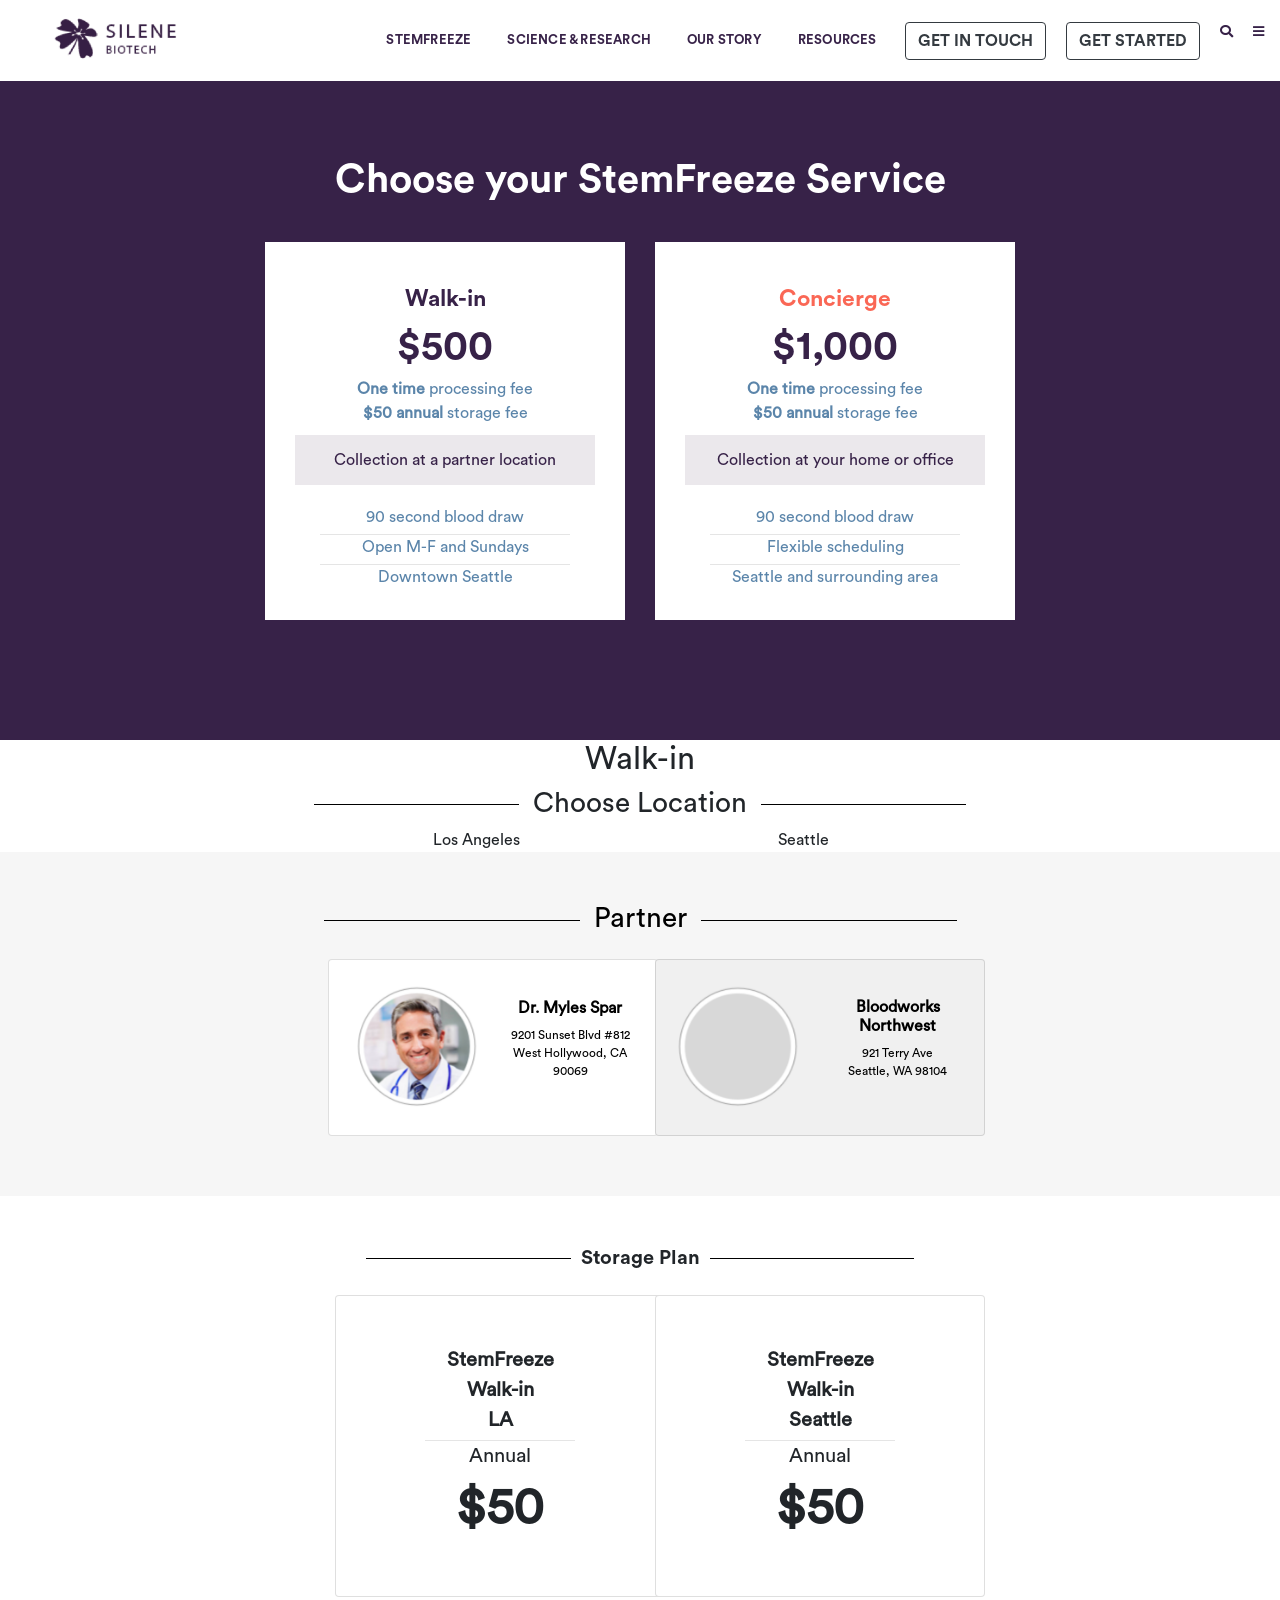
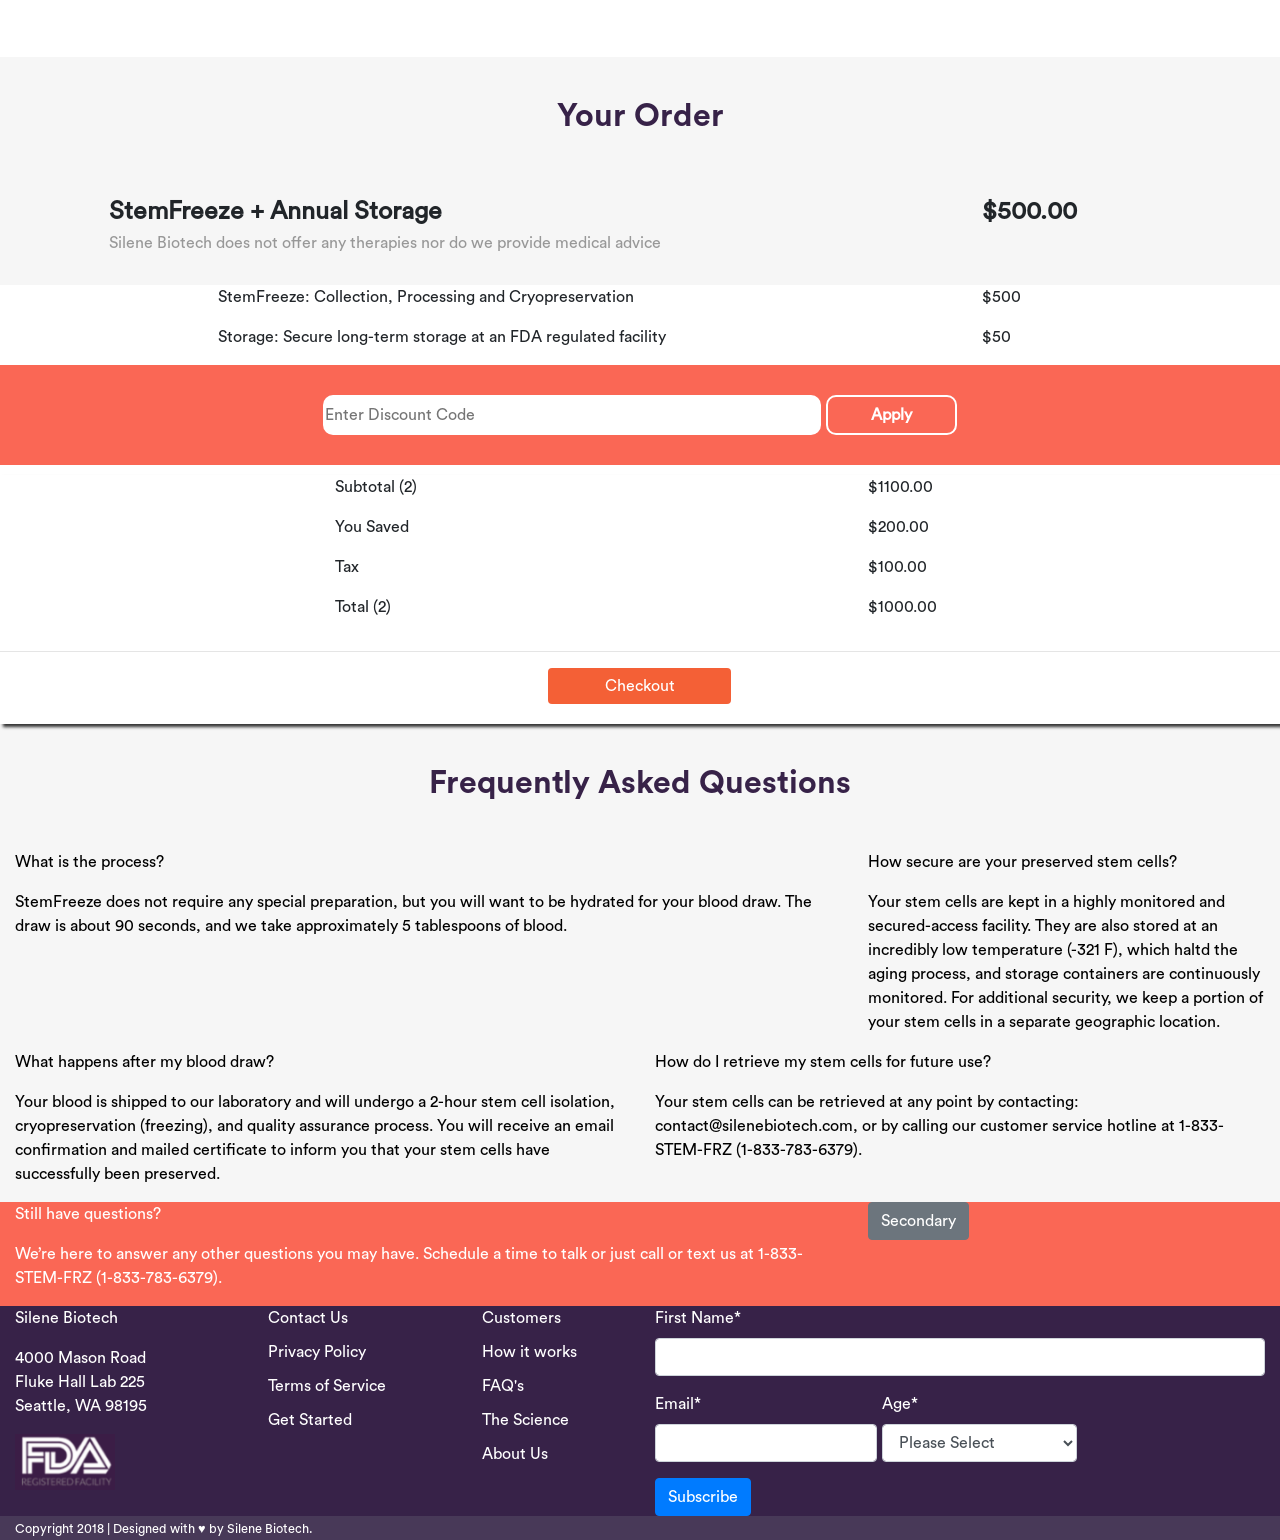
<file: index.html>
<!DOCTYPE html>
<html lang="en">
<head>
  <meta charset="UTF-8">
  <meta name="viewport" content="width=device-width, initial-scale=1.0">
  <meta http-equiv="X-UA-Compatible" content="ie=edge">
  <title>Silene Biotech</title>
  <link rel="stylesheet" href="https://maxcdn.bootstrapcdn.com/bootstrap/4.0.0-beta/css/bootstrap.min.css">
  <link rel="stylesheet" href="https://use.fontawesome.com/releases/v5.1.0/css/all.css" integrity="sha384-lKuwvrZot6UHsBSfcMvOkWwlCMgc0TaWr+30HWe3a4ltaBwTZhyTEggF5tJv8tbt" crossorigin="anonymous">
  <link rel="stylesheet" href="css/style.css">
</head>
<body>
  <nav class="navbar navbar-expand-lg">
        <a class="navbar-brand" href="#">
          <img src="assets/img/logo.png" width="143" alt="Silene Biotech">
        </a>
        <button class="navbar-toggler" type="button" data-toggle="collapse" data-target="#navbarNavDropdown" aria-controls="navbarNavDropdown" aria-expanded="false" aria-label="Toggle navigation">
            <span class="navbar-toggler-icon"></span>
        </button>
        <div id="navbarNavDropdown" class="navbar-collapse collapse">
            <ul class="navbar-nav mr-auto">
            </ul>
            <ul class="navbar-nav">
              <li class="nav-item">
                <a class="nav-link" href="#">STEMFREEZE</a>
              </li>
              <li class="nav-item">
                <a class="nav-link" href="#">SCIENCE &amp; RESEARCH</a>
              </li>
              <li class="nav-item">
                <a class="nav-link" href="#">OUR STORY</a>
              </li>
              <li class="nav-item">
                <a class="nav-link" href="#">RESOURCES</a>
              </li>
              <li>
                <button type="button" class="btn btn-outline-dark">GET IN TOUCH</button>
              </li>
              <li>
                <button type="button" class="btn btn-outline-dark">GET STARTED</button>
              </li>
              <li class="nav-item">
                <a href="#"><i class="fas fa-search"></i></a>
              </li>
              <li class="nav-item">
                <a href="#"><i class="fas fa-bars"></i></a>
              </li>
            </ul>
        </div>
    </nav>

  <section class="container-fluid choose-s">
    <div class="w-container">
      <h1 class="text-center choose-s__title">Choose your StemFreeze Service</h1>
      <div class="row choose-s__services">
        <div class="col"></div>
        <div class="text-center choose-s__walkin-div">
          <p class="choose-s__subtitles">Walk-in</p>
          <p class="choose-s__price">$500</p>
          <p><b>One time</b> processing fee</p>
          <p><b>$50 annual</b> storage fee</p>
          <div class="collection-at">
            <p>Collection at a partner location</p>
          </div>
          <p>90 second blood draw</p>
          <hr>
          <p>Open M-F and Sundays</p>
          <hr>
          <p>Downtown Seattle</p>
        </div>
        <div class="text-center choose-s__concierge-div">
          <p class="choose-s__subtitles concierge-subtitle">Concierge</p>
          <p class="choose-s__price">$1,000</p>
          <p><b>One time</b> processing fee</p>
          <p><b>$50 annual</b> storage fee</p>
          <div class="collection-at">
            <p>Collection at your home or office</p>
          </div>
          <p>90 second blood draw</p>
          <hr>
          <p>Flexible scheduling</p>
          <hr>
          <p>Seattle and surrounding area</p>
        </div>
        <div class="col"></div>
      </div>
    </div>
  </section>

  <section class="walkin-s">
    <div class="w-container">
      <div class="text-center">
        <h2 class="walkin--title">Walk-in</h2>
        <h3 class="chooselo--header">Choose Location</h3>
      </div>
      <div class="row text-center cities-divs">
        <div class="col"></div>
        <div class="col-3">
          <div class="city-card la-div">Los Angeles</div>
        </div>
        <div class="col-3">
          <div class="city-card seattle-div">Seattle</div>
        </div>
        <div class="col"></div>
      </div>
    </div>

  </section>
  <section class="partner-s">
    <div class="w-container">
      <h3 class="text-center partner--header">Partner</h3>
      <div class="row text-center partners-divs">
        <div class="col"></div>
        <div class="col-3">
          <div class="partner-card doctor-card">
            <div class="row">
              <div class="col-1"></div>
              <div class="">
                <img src="assets/img/doctor.png" width="125" alt="Doctor">
              </div>
              <div class="col-6 cards-fontsize">
                <h6><b>Dr. Myles Spar</b></h6>
                <p>9201 Sunset Blvd #812<br>
                  West Hollywood, CA 90069</p>
              </div>
            </div>
          </div>
        </div>
        <div class="col-3">
          <div class="partner-card blood-partner">
            <div class="row">
              <div class="col-1"></div>
              <div class="">
                <img src="assets/img/partner2.png" width="125" alt="Partner">
              </div>
              <div class="col-6 cards-fontsize">
                <h6><b>Bloodworks Northwest</b></h6>
                <p>921 Terry Ave<br>
                  Seattle, WA 98104</p>
              </div>
            </div>
          </div>
        </div>
        <div class="col"></div>
      </div>
    </div>
  </section>

  <section class="storage-s">
    <div class="w-container">
        <h5 class="text-center chooselo--header">Storage Plan</h5>
      <div class="row text-center storage-divs">
        <div class="col"></div>
        <div class="col-3">
          <div class="storage-card storage-la-card">
            <div class="row">
              <div class="col-12">
                <p class="storage-fontsize"><b>StemFreeze<br>Walk-in<br>LA</b></p>
                <hr width="120px">
                <p class="storage-fontsize">Annual</p>
                <p class="storage-price"><b>$50</b></p>
              </div>
            </div>
          </div>
        </div>
        <div class="col-3">
          <div class="storage-card">
            <div class="row">
              <div class="col-12">
                <p class="storage-fontsize"><b>StemFreeze<br>Walk-in<br>Seattle</b></p>
                <hr width="120px">
                <p class="storage-fontsize">Annual</p>
                <p class="storage-price"><b>$50</b></p>
              </div>
            </div>
          </div>
        </div>
        <div class="col"></div>
      </div>
    </div>
  </section>

  <section class="first-order-s">
    <div class="w-container">
      <h2 class="text-center your-order__title">Your Order</h2>
      <div class="row">
        <div class="col-1"></div>
        <div class="col-8 first-order__div">
          <p class="your-order__text"><b>StemFreeze + Annual Storage</b></p>
          <p class="your-order__text">Silene Biotech does not offer any therapies nor do we provide medical advice</p>
        </div>
        <div class="col-3 first-order__div">
          <p class="your-order__text"><b>$500.00</b></p>
        </div>
      </div>
    </div>
  </section>

  <section class="second-order-s">
    <div class="w-container">
      <div class="row">
        <div class="col-1"></div>
        <div class="col-1"></div>
        <div class="col-7">
          <p>StemFreeze: Collection, Processing and Cryopreservation</p>
          <p>Storage: Secure long-term storage at an FDA regulated facility</p>
        </div>
        <div class="col-3">
          <p>$500</p>
          <p>$50</p>
        </div>
      </div>
    </div>
  </section>

  <section class="discount-code-s">
    <div class="w-container">
      <div class="row discount-bar">
        <div class="col"></div>
        <input type="text" placeholder="Enter Discount Code" class="discount-bar__input">
        <button type="button" class="btn btn-light discount-bar__button"><b>Apply</b></button>
        <div class="col"></div>
      </div>
    </div>
  </section>

  <section class="breakdown-s">
    <div class="w-container">
      <div class="row breakdown-amounts">
        <div class="col-3"></div>
        <div class="col-3">
          <p>Subtotal (2)</p>
          <p>You Saved</p>
          <p>Tax</p>
          <p>Total (2)</p>
        </div>
        <div class="col-2"></div>
        <div class="col-3">
          <p>$1100.00</p>
          <p>$200.00</p>
          <p>$100.00</p>
          <p>$1000.00</p>
        </div>
      </div>
      <hr>
      <div class="row">
        <div class="col-4">
        </div>
        <div class="col-4 text-center">
          <button type="button" class="btn btn-secondary breakdown-checkout">Checkout</button>
        </div>
        <div class="col-4">
        </div>
      </div>
    </div>
  </section>

  <section class="container-fluid questions-s">
    <div class="w-container">
      <h2 class="text-center faq--title">Frequently Asked Questions</h2>
      <div class="row question-div">
        <div class="col-sm-8">
          <p>What is the process?</p>
          <p>StemFreeze does not require any special preparation, but you will want to be hydrated for your
          blood draw. The draw is about 90 seconds, and we take approximately 5 tablespoons of blood.</p>
        </div>
        <div class="col-sm-4">
          <p>How secure are your preserved stem cells?</p>
          <p>Your stem cells are kept in a highly monitored and secured-access facility. They are also stored at an incredibly low temperature (-321 F), which haltd the aging process, and storage containers are continuously monitored.
            For additional security, we keep a portion of your stem cells in a separate geographic location.</p>
        </div>
      </div>
      <div class="row question-div">
        <div class="col-sm">
          <p>What happens after my blood draw?</p>
          <p>Your blood is shipped to our laboratory and will undergo a 2-hour stem cell isolation, cryopreservation (freezing), and quality assurance process.
            You will receive an email confirmation and mailed certificate to inform you that your stem cells have successfully been preserved.</p>
        </div>
        <div class="col-sm">
          <p>How do I retrieve my stem cells for future use?</p>
          <p>Your stem cells can be retrieved at any point by contacting: contact@silenebiotech.com,
            or by calling our customer service hotline at 1-833-STEM-FRZ (1-833-783-6379).</p>
        </div>
      </div>
    </div>
  </section>

  <section class="container-fluid schedule-s">
    <div class="w-container">
      <div class="row">
        <div class="col-8">
          <p>Still have questions?</p>
          <p>We’re here to answer any other questions you may have.
            Schedule a time to talk or just call or text us at 1-833-STEM-FRZ (1-833-783-6379).</p>
        </div>
        <div class="col-4">
          <button type="button" class="btn btn-secondary">Secondary</button>
        </div>
      </div>
    </div>
  </section>

  <section class="container-fluid footer-s">
    <div class="w-container">
      <div class="row">
        <div class="col-2">
          <p>Silene Biotech</p>
          <p>4000 Mason Road<br>Fluke Hall Lab 225<br>Seattle, WA 98195</p>
          <img src="assets/img/FDA.png" width="100" alt="FDA">
        </div>
        <div class="col-2">
          <ul>
            <li><a href="#">Contact Us</a></li>
            <li><a href="#">Privacy Policy</a></li>
            <li><a href="#">Terms of Service</a></li>
            <li><a href="#">Get Started</a></li>
          </ul>
        </div>
        <div class="col-2">
          <ul>
            <li><a href="#">Customers</a></li>
            <li><a href="#">How it works</a></li>
            <li><a href="#">FAQ's</a></li>
            <li><a href="#">The Science</a></li>
            <li><a href="#">About Us</a></li>
          </ul>
        </div>
        <div class="col-6">
          <form>
            <div class="form-group">
              <label for="formGroupExampleInput">First Name*</label>
              <input type="text" class="form-control">
            </div>
            <div class="form-row">
              <div class="form-group">
                <label for="exampleInputEmail1">Email*</label>
                <input type="email" class="form-control">
              </div>
              <div class="form-group col-md-4">
                <label for="inputState">Age*</label>
                <select id="inputState" class="form-control">
                  <option selected>Please Select</option>
                  <option>...</option>
                </select>
              </div>
            </div>
            <button type="submit" class="btn btn-primary">Subscribe</button>
          </form>
        </div>
      </div>
    </div>
  </section>

  <section class="container-fluid copyright">
    <div class="w-container">
      <div class="row">
        <div class="col-8">
          <small>Copyright 2018 | Designed with ♥ by Silene Biotech.</small>
        </div>
      </div>
    </div>
  </section>

  <script src="https://code.jquery.com/jquery-3.2.1.js"></script>
  <script src="https://cdnjs.cloudflare.com/ajax/libs/popper.js/1.11.0/umd/popper.min.js"></script>
  <script src="https://maxcdn.bootstrapcdn.com/bootstrap/4.0.0-beta/js/bootstrap.min.js"></script>
</body>
</html>
</file>
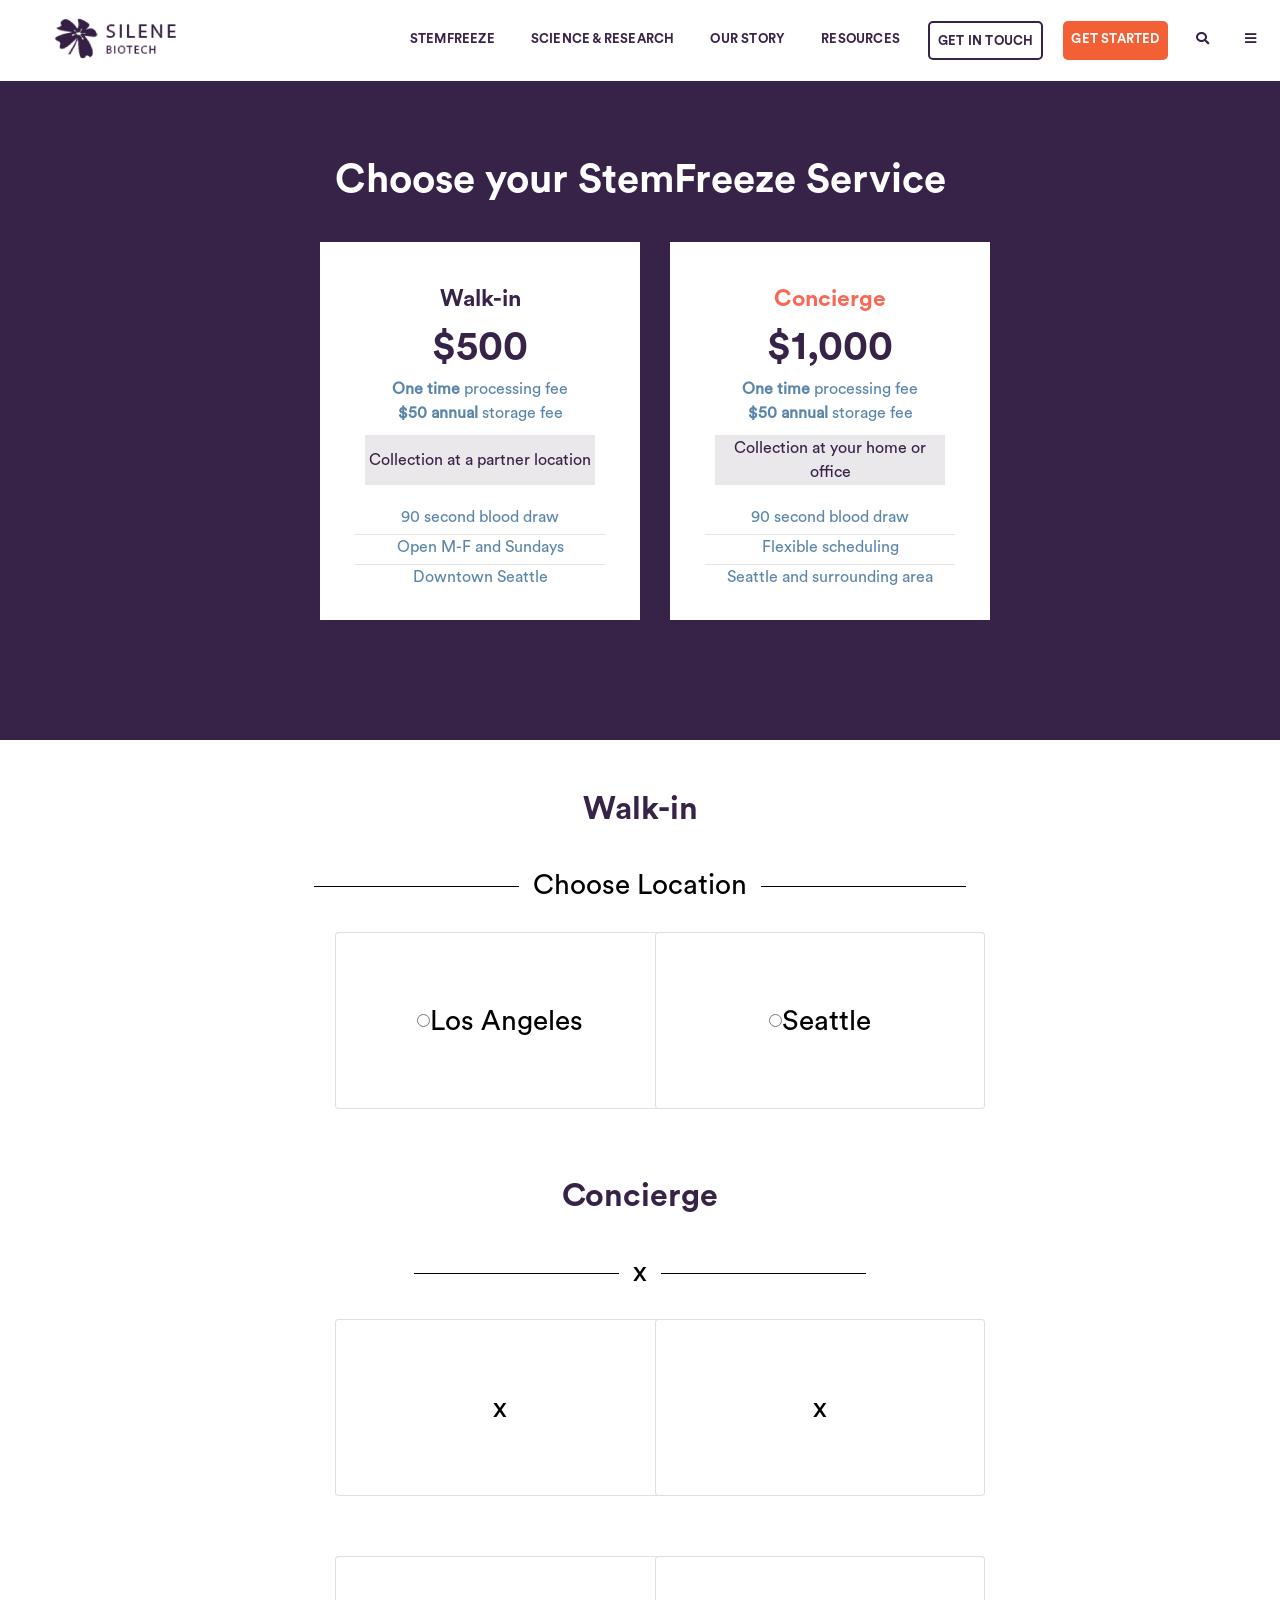
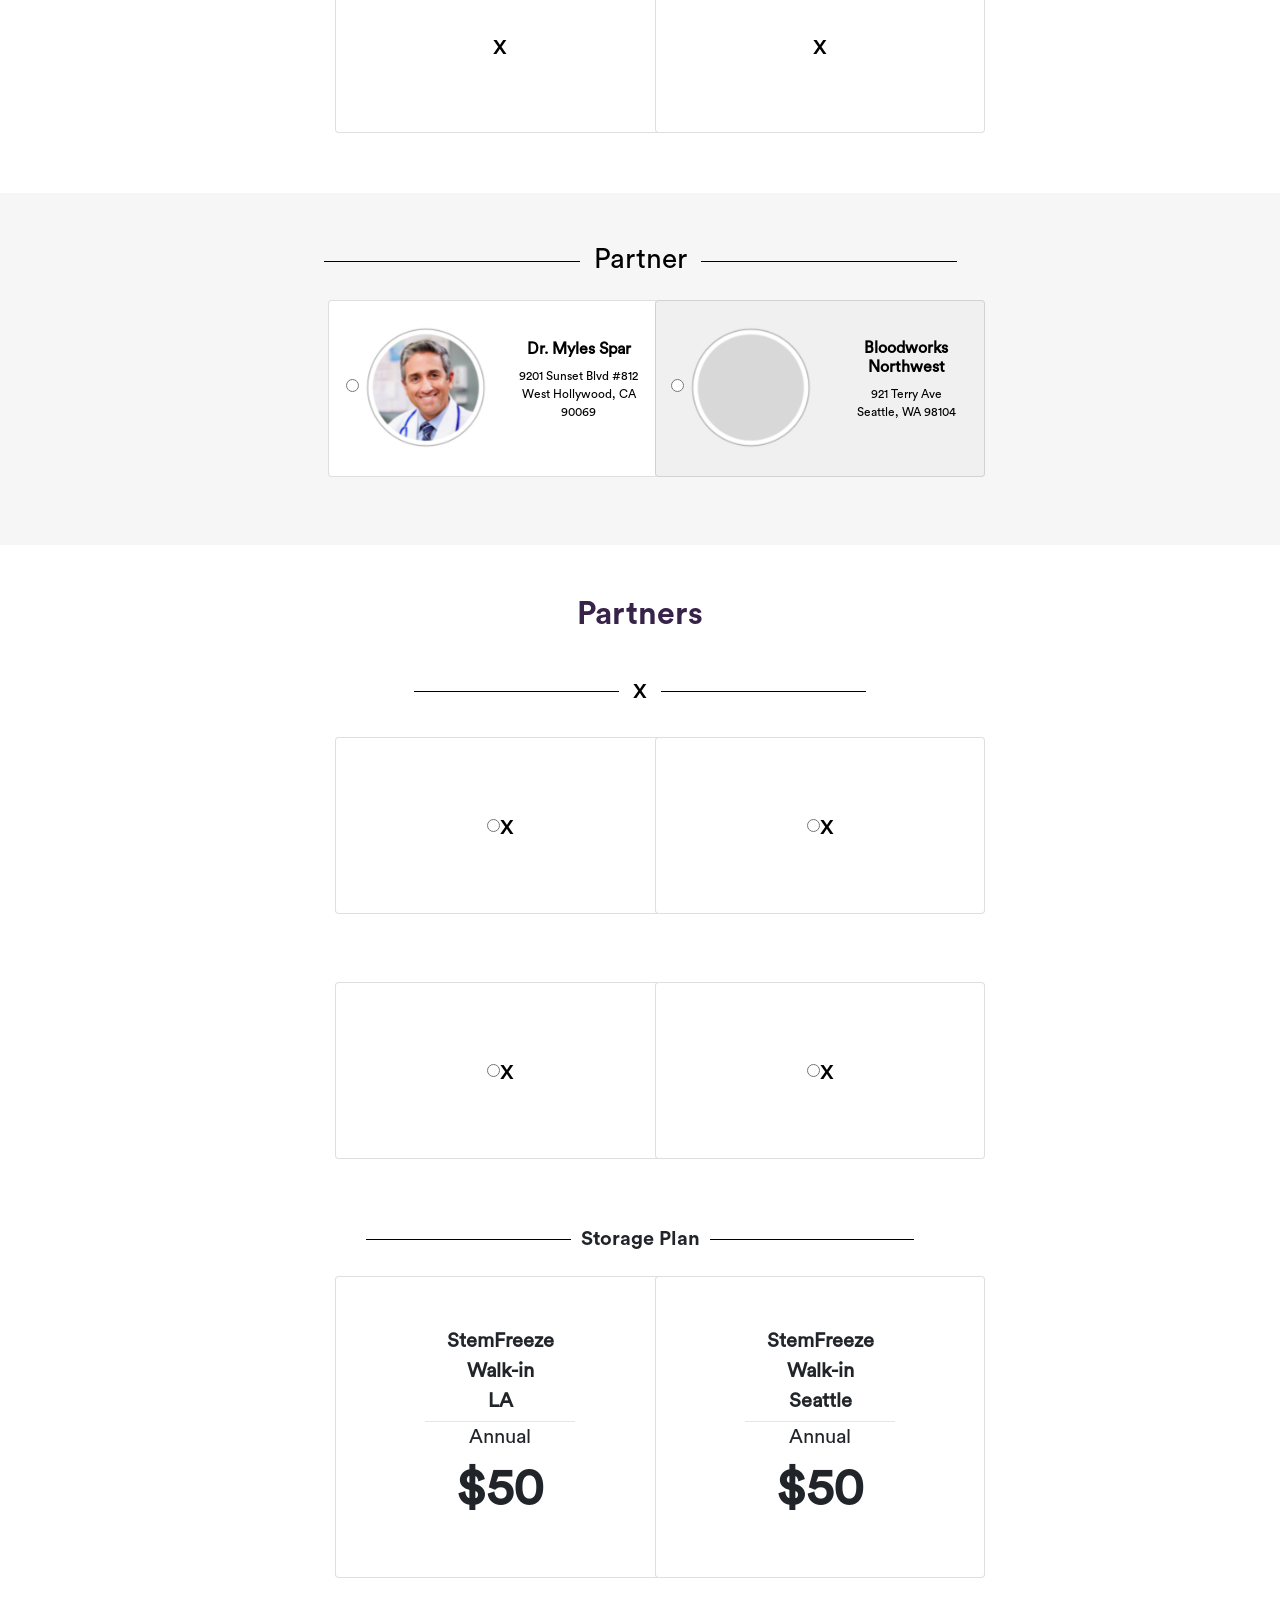
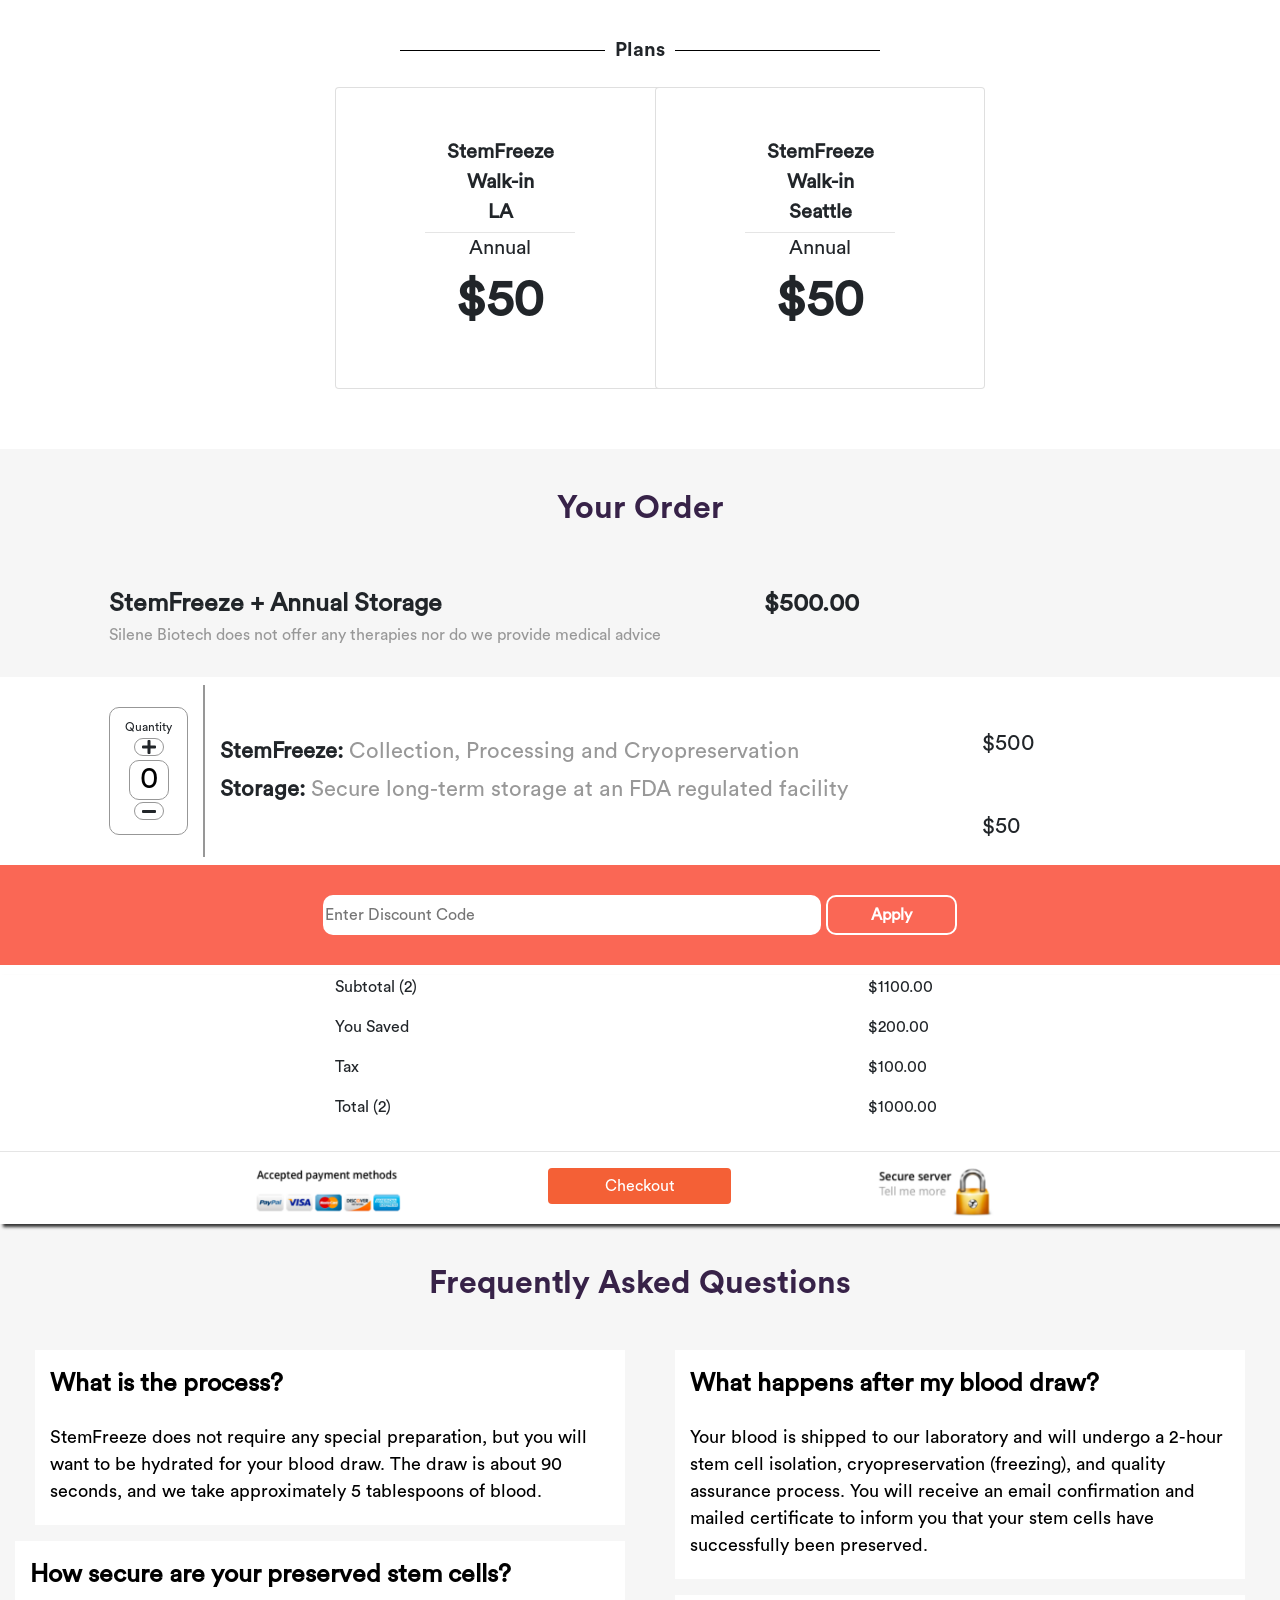
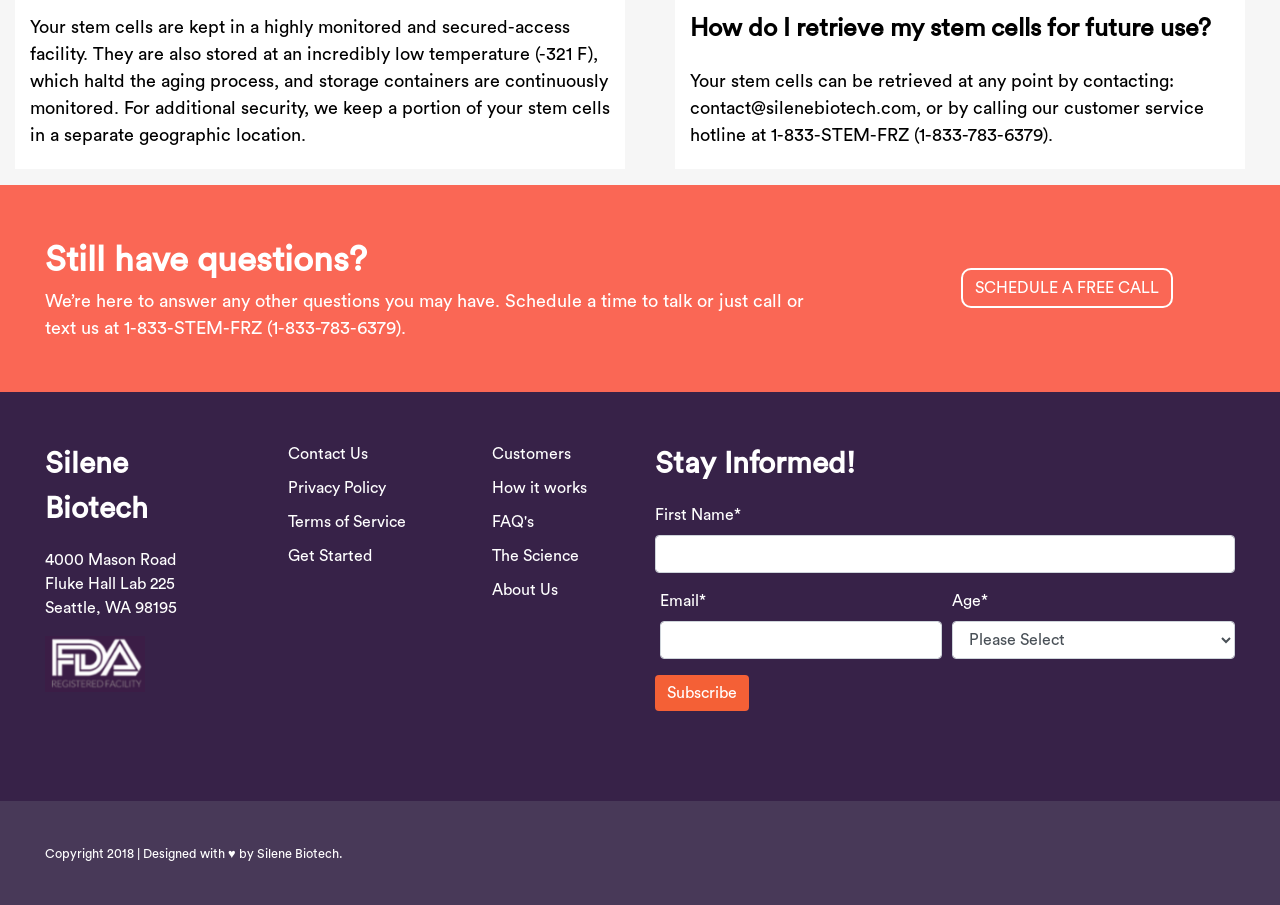
<file: home.html>
<!DOCTYPE html>
<html lang="en">
<head>
  <meta charset="UTF-8">
  <meta name="viewport" content="width=device-width, initial-scale=1.0">
  <meta http-equiv="X-UA-Compatible" content="ie=edge">
  <title>Silene Biotech</title>
  <link rel="stylesheet" href="https://maxcdn.bootstrapcdn.com/bootstrap/4.0.0-beta/css/bootstrap.min.css">
  <link rel="stylesheet" href="https://use.fontawesome.com/releases/v5.1.0/css/all.css" integrity="sha384-lKuwvrZot6UHsBSfcMvOkWwlCMgc0TaWr+30HWe3a4ltaBwTZhyTEggF5tJv8tbt" crossorigin="anonymous">
  <link rel="stylesheet" href="css/style.css">
</head>
<body>
  <nav class="navbar navbar-light navbar-expand-lg">
        <a class="navbar-brand" href="#">
          <img src="assets/img/logo.png" width="143" alt="Silene Biotech">
        </a>
        <button class="navbar-toggler" type="button" data-toggle="collapse" data-target="#navbarNavDropdown" aria-controls="navbarNavDropdown" aria-expanded="false" aria-label="Toggle navigation">
            <span class="navbar-toggler-icon my-toggler"></span>
        </button>
        <div id="navbarNavDropdown" class="navbar-collapse collapse">
            <ul class="navbar-nav mr-auto">
            </ul>
            <ul class="navbar-nav">
              <li class="nav-item">
                <a class="nav-link effect-link" href="#">STEMFREEZE</a>
              </li>
              <li class="nav-item">
                <a class="nav-link effect-link" href="#">SCIENCE &amp; RESEARCH</a>
              </li>
              <li class="nav-item">
                <a class="nav-link effect-link" href="#">OUR STORY</a>
              </li>
              <li class="nav-item">
                <a class="nav-link effect-link" href="#">RESOURCES</a>
              </li>
              <li class="nav-item nav-b-touch effect-git-button">
                <a class="nav-link" href="#">GET IN TOUCH</a>
              </li>
              <li class="nav-item nav-b-started effect-gs-button">
                <a class="nav-link" href="#">GET STARTED</a>
              </li>
              <li class="nav-item">
                <a class="nav-link" href="#"><i class="fas fa-search"></i></a>
              </li>
              <li class="nav-item">
                <a class="nav-link" href="#"><i class="fas fa-bars"></i></a>
              </li>
            </ul>
        </div>
    </nav>


  <section class="container-fluid choose-s">
    <div class="w-container">
      <h1 class="text-center choose-s__title">Choose your StemFreeze Service</h1>
      <div class="row choose-s__services">
        <div class="col- col-md-1 col-lg-3"></div>
        <div class="text-center choose-s__walkin-div col-md-5 col-lg-3">
          <p class="choose-s__subtitles">Walk-in</p>
          <p class="choose-s__price">$500</p>
          <p><b>One time</b> processing fee</p>
          <p><b>$50 annual</b> storage fee</p>
          <div class="collection-at">
            <p>Collection at a partner location</p>
          </div>
          <p>90 second blood draw</p>
          <hr>
          <p>Open M-F and Sundays</p>
          <hr>
          <p>Downtown Seattle</p>
        </div>
        <div class="text-center choose-s__concierge-div col-md-5 col-lg-3">
          <p class="choose-s__subtitles concierge-subtitle">Concierge</p>
          <p class="choose-s__price">$1,000</p>
          <p><b>One time</b> processing fee</p>
          <p><b>$50 annual</b> storage fee</p>
          <div class="collection-at">
            <p>Collection at your home or office</p>
          </div>
          <p>90 second blood draw</p>
          <hr>
          <p>Flexible scheduling</p>
          <hr>
          <p>Seattle and surrounding area</p>
        </div>
        <div class="col- col-md-1c"></div>
      </div>
    </div>
  </section>

  <section class="m-section">
    <div class="w-container">
      <div class="text-center">
        <h2 class="m-section--title">Walk-in</h2>
        <h3 class="chooselo--header">Choose Location</h3>
      </div>
      <div class="row text-center cities-divs">
        <div class="col"></div>
         <div class="col-sm-5 col-md-5 col-lg-3">
          <label for="Los Angeles" class="city-card ind-block"><input type="radio" value="Los Angeles">Los Angeles</label>
        </div>
        <div class="col-sm-5 col-md-5 col-lg-3">
          <label for="Seattle" class="city-card seattle-div"><input type="radio" value="Seattle">Seattle</label>
        </div>
        <div class="col"></div>
      </div>
    </div>
  </section>

  <section class="m-section">
    <div class="w-container">
      <div class="text-center">
        <h2 class="m-section--title">Concierge</h2>
        <h3 class="chooselo--header">x</h3>
      </div>
      <div class="row text-center cities-divs">
        <div class="col"></div>
         <div class="col-sm-5 col-md-5 col-lg-3">
          <button class="city-card ind-block">x</button>
        </div>
        <div class="col-sm-5 col-md-5 col-lg-3">
          <button class="city-card seattle-div">x</button>
        </div>
        <div class="col"></div>
      </div>
      <div class="row text-center cities-divs">
        <div class="col"></div>
         <div class="col-sm-5 col-md-5 col-lg-3">
          <button class="city-card ind-block">x</button>
        </div>
        <div class="col-sm-5 col-md-5 col-lg-3">
          <button class="city-card seattle-div">x</button>
        </div>
        <div class="col"></div>
      </div>
    </div>
  </section>

  <section class="partner-s">
    <div class="w-container">
      <h3 class="text-center partner--header">Partner</h3>
      <div class="row text-center partners-divs">
        <div class="col"></div>
        <div class="col-sm-12 col-md-5 col-lg-3">
          <label for="Doctor" class="partner-card doctor-card">
            <div class="row">
              <div class="col-1"></div>
              <div class="">
                <input type="radio" value="Doctor">
                <img src="assets/img/doctor.png" width="125" alt="Doctor">
              </div>
              <div class="col-6 cards-fontsize">
                <h6><b>Dr. Myles Spar</b></h6>
                <p>9201 Sunset Blvd #812<br>
                  West Hollywood, CA 90069</p>
              </div>
            </div>
          </label>
        </div>
        <div class="col-sm-12 col-md-5 col-lg-3">
          <label for="Partner2" class="partner-card blood-partner">
            <div class="row">
              <div class="col-1"></div>
              <div class="">
                <input type="radio" value="Partner2">
                <img src="assets/img/partner2.png" width="125" alt="Partner">
              </div>
              <div class="col-6 cards-fontsize">
                <h6><b>Bloodworks Northwest</b></h6>
                <p>921 Terry Ave<br>
                  Seattle, WA 98104</p>
              </div>
            </div>
          </label>
        </div>
        <div class="col"></div>
      </div>
    </div>
  </section>

  <section class="m-section">
    <div class="w-container">
      <div class="text-center">
        <h2 class="m-section--title">Partners</h2>
        <h3 class="chooselo--header">x</h3>
      </div>
      <div class="row text-center cities-divs">
        <div class="col"></div>
         <div class="col-sm-5 col-md-5 col-lg-3">
          <label for="x" class="city-card ind-block"><input type="radio" value="x">x</label>
        </div>
        <div class="col-sm-5 col-md-5 col-lg-3">
          <label for="x" class="city-card ind-block"><input type="radio" value="x">x</label>
        </div>
        <div class="col"></div>
      </div>
      <div class="row text-center cities-divs">
        <div class="col"></div>
         <div class="col-sm-5 col-md-5 col-lg-3">
          <label for="x" class="city-card ind-block"><input type="radio" value="x">x</label>
        </div>
        <div class="col-sm-5 col-md-5 col-lg-3">
          <label for="x" class="city-card ind-block"><input type="radio" value="x">x</label>
        </div>
        <div class="col"></div>
      </div>
    </div>
  </section>

  <section class="storage-s">
    <div class="w-container">
        <h5 class="text-center chooselo--header">Storage Plan</h5>
      <div class="row text-center storage-divs">
        <div class="col"></div>
        <div class="col-sm-12 col-md-5 col-lg-3">
          <div class="storage-card storage-la-card">
            <div class="row">
              <div class="col-12">
                <p class="storage-fontsize"><b>StemFreeze<br>Walk-in<br>LA</b></p>
                <hr width="120px">
                <p class="storage-fontsize">Annual</p>
                <p class="storage-price"><b>$50</b></p>
              </div>
            </div>
          </div>
        </div>
        <div class="col-sm-12 col-md-5 col-lg-3">
          <div class="storage-card storage-seattle-card">
            <div class="row">
              <div class="col-12">
                <p class="storage-fontsize"><b>StemFreeze<br>Walk-in<br>Seattle</b></p>
                <hr width="120px">
                <p class="storage-fontsize">Annual</p>
                <p class="storage-price"><b>$50</b></p>
              </div>
            </div>
          </div>
        </div>
        <div class="col"></div>
      </div>
    </div>
  </section>

  <section class="storage-plans">
    <div class="w-container">
        <h5 class="text-center chooselo--header">Plans</h5>
      <div class="row text-center storage-divs">
        <div class="col"></div>
        <div class="col-sm-12 col-md-5 col-lg-3">
          <div class="storage-card storage-la-card">
            <div class="row">
              <div class="col-12">
                <p class="storage-fontsize"><b>StemFreeze<br>Walk-in<br>LA</b></p>
                <hr width="120px">
                <p class="storage-fontsize">Annual</p>
                <p class="storage-price"><b>$50</b></p>
              </div>
            </div>
          </div>
        </div>
        <div class="col-sm-12 col-md-5 col-lg-3">
          <div class="storage-card storage-seattle-card">
            <div class="row">
              <div class="col-12">
                <p class="storage-fontsize"><b>StemFreeze<br>Walk-in<br>Seattle</b></p>
                <hr width="120px">
                <p class="storage-fontsize">Annual</p>
                <p class="storage-price"><b>$50</b></p>
              </div>
            </div>
          </div>
        </div>
        <div class="col"></div>
      </div>
    </div>
  </section>

  <section class="first-order-s">
    <div class="w-container">
      <h2 class="text-center your-order__title">Your Order</h2>
      <div class="row">
        <div class="col-1"></div>
        <div class="col-6 first-order__div">
          <p class="your-order__text"><b>StemFreeze + Annual Storage</b></p>
          <p class="your-order__text">Silene Biotech does not offer any therapies nor do we provide medical advice</p>
        </div>
        <div class="col-3 first-order__div">
          <p class="your-order__text"><b>$500.00</b></p>
        </div>
      </div>
    </div>
  </section>

  <section class="second-order-s">
    <div class="w-container">
      <div class="row">
        <div class="col-1"></div>
        <div class="col-3 col-md-1 col-lg-1">
          <form class="quantity-button">
            <p>Quantity</p>
            <div class="value-button" id="increase" onclick="increaseValue()" value="Increase Value"><i class="fas fa-plus"></i></div>
            <input type="number" id="quantity" value="0" />
            <div class="value-button" id="decrease" onclick="decreaseValue()" value="Decrease Value"><i class="fas fa-minus"></i></div>
          </form>
        </div>
        <div class="col-4 col-md-7 col-lg-7 quantity-line">
          <p><b>StemFreeze:</b><span> Collection, Processing and Cryopreservation</span></p>
          <p><b>Storage:</b><span> Secure long-term storage at an FDA regulated facility</span></p>
        </div>
        <div class="col-3 col-md-3 col-lg-3 quantity-numbers">
          <p>$500</p>
          <p>$50</p>
        </div>
      </div>
    </div>
  </section>

  <section class="discount-code-s">
    <div class="w-container">
      <div class="row discount-bar">
        <div class="col"></div>
        <input type="text" placeholder="Enter Discount Code" class="discount-bar__input">
        <button type="button" class="btn btn-light discount-bar__button"><b>Apply</b></button>
        <div class="col"></div>
      </div>
    </div>
  </section>

  <section class="breakdown-s">
    <div class="w-container">
      <div class="row breakdown-amounts">
        <div class="col-md-1 col-lg-3"></div>
        <div class="col-5 col-lg-3">
          <p>Subtotal (2)</p>
          <p>You Saved</p>
          <p>Tax</p>
          <p>Total (2)</p>
        </div>
        <div class="col-3 col-lg-2"></div>
        <div class="col-3 col-lg-3">
          <p>$1100.00</p>
          <p>$200.00</p>
          <p>$100.00</p>
          <p>$1000.00</p>
        </div>
      </div>
      <hr>
      <div class="row payment-icons">
        <div class="col-4">
          <a href="#" class="payment-methods">
            <img src="assets/icons/payment-methods.png" class="float-right" alt="Payment Methods">
          </a>
        </div>
        <div class="col-4 text-center">
          <button type="button" class="btn btn-secondary breakdown-checkout">Checkout</button>
        </div>
        <div class="col-4">
          <a href="#" class="secure-server">
            <img src="assets/icons/secure-server.png" alt="Secure Server">
          </a>
        </div>
      </div>
    </div>
  </section>

  <section class="container-fluid questions-s">
    <div class="w-container">
      <h2 class="text-center faq--title">Frequently Asked Questions</h2>
      <div class="row question-div">
        <div class="col-12 col-md-6 col-lg-6">
          <div class="individual-question">
            <p class="ind-question-title"><b>What is the process?</b></p>
            <p class="ind-question-text">StemFreeze does not require any special preparation, but you will want to be hydrated for your
            blood draw. The draw is about 90 seconds, and we take approximately 5 tablespoons of blood.</p>
          </div>
          <div class="individual-question">
            <p class="ind-question-title"><b>How secure are your preserved stem cells?</b></p>
            <p class="ind-question-text">Your stem cells are kept in a highly monitored and secured-access facility. They are also stored at an incredibly low temperature (-321 F), which haltd the aging process, and storage containers are continuously monitored.
              For additional security, we keep a portion of your stem cells in a separate geographic location.</p>
          </div>
        </div>

        <div class="col-12 col-md-6 col-lg-6">
          <div class="individual-question-2">
            <p class="ind-question-title"><b>What happens after my blood draw?</b></p>
            <p class="ind-question-text">Your blood is shipped to our laboratory and will undergo a 2-hour stem cell isolation, cryopreservation (freezing), and quality assurance process.
              You will receive an email confirmation and mailed certificate to inform you that your stem cells have successfully been preserved.</p>
          </div>
          <div class="individual-question-2">
            <p class="ind-question-title"><b>How do I retrieve my stem cells for future use?</b></p>
            <p class="ind-question-text">Your stem cells can be retrieved at any point by contacting:
              contact@silenebiotech.com,
              or by calling our customer service hotline at 1-833-STEM-FRZ (1-833-783-6379).</p>
          </div>
        </div>
      </div>
    </div>
  </section>

  <section class="container-fluid schedule-s">
    <div class="w-container">
      <div class="row schedule-s-content">
        <div class="col-sm-8 col-mg-8 col-lg-8">
          <p class="schedule-s-text"><b>Still have questions?</b></p>
          <p class="schedule-s-text">We’re here to answer any other questions you may have.
            Schedule a time to talk or just call or text us at 1-833-STEM-FRZ (1-833-783-6379).</p>
        </div>
        <div class="col-sm-4 col-md-4 col-lg-4 schedule-button">
          <button type="button" class="btn btn-secondary">SCHEDULE A FREE CALL</button>
        </div>
      </div>
    </div>
  </section>

  <section class="container-fluid footer-s">
    <div class="w-container">
      <div class="row footer-d">
        <div class="col-6 col-sm-6 col-md-2 col-lg-2">
          <p class="footer-titles"><b>Silene Biotech</b></p>
          <p>4000 Mason Road<br>Fluke Hall Lab 225<br>Seattle, WA 98195</p>
          <img src="assets/img/FDA.png" width="100" alt="FDA">
        </div>
        <div class="col-6 col-sm-6 col-md-2 col-lg-2">
          <ul>
            <li><a href="#">Contact Us</a></li>
            <li><a href="#">Privacy Policy</a></li>
            <li><a href="#">Terms of Service</a></li>
            <li><a href="#">Get Started</a></li>
          </ul>
        </div>
        <div class="col-6 col-sm-6 col-md-2 col-lg-2">
          <ul>
            <li><a href="#">Customers</a></li>
            <li><a href="#">How it works</a></li>
            <li><a href="#">FAQ's</a></li>
            <li><a href="#">The Science</a></li>
            <li><a href="#">About Us</a></li>
          </ul>
        </div>
        <div class="col-6 col-sm-6 col-md-6 col-lg-6">
          <p class="footer-titles"><b>Stay Informed!</b></p>
          <form>
            <div class="form-group">
              <label for="formGroupExampleInput">First Name*</label>
              <input type="text" class="form-control">
            </div>
            <div class="form-row">
              <div class="form-group col-6">
                <label for="exampleInputEmail1">Email*</label>
                <input type="email" class="form-control">
              </div>
              <div class="form-group col-6">
                <label for="inputState">Age*</label>
                <select id="inputState" class="form-control">
                  <option selected>Please Select</option>
                  <option>...</option>
                </select>
              </div>
            </div>
            <button type="button" class="btn btn-primary footer-subscribe">Subscribe</button>
          </form>
        </div>
      </div>
    </div>
  </section>

  <section class="container-fluid copyright">
    <div class="w-container">
      <div class="row">
        <div class="col-8 copyright-text">
          <small>Copyright 2018 | Designed with ♥ by Silene Biotech.</small>
        </div>
      </div>
    </div>
  </section>

  <script src="https://code.jquery.com/jquery-3.2.1.js"></script>
  <script src="https://cdnjs.cloudflare.com/ajax/libs/popper.js/1.11.0/umd/popper.min.js"></script>
  <script src="https://maxcdn.bootstrapcdn.com/bootstrap/4.0.0-beta/js/bootstrap.min.js"></script>
  <script type="text/javascript" src="js/app.js"></script>
</body>
</html>
</file>
<file: css/style.css>
@font-face {
  font-family: Circular Std;
  src: url(../assets/fonts/CircularStd-Book.otf); }
@font-face {
  font-family: CircularStd-Book;
  src: url(../assets/fonts/CircularStd-Book.otf); }
@font-face {
  font-family: CircularStd-Bold;
  src: url(../assets/fonts/CircularStd-Bold.otf); }
@font-face {
  font-family: CircularStd-BookItalic;
  src: url(../assets/fonts/CircularStd-BookItalic.otf); }
.choose-s .choose-s__title, .choose-s .choose-s__subtitles, .choose-s .choose-s__price, .m-section .m-section--title, .storage-s .chooselo--header, .storage-plans .chooselo--header, .first-order-s .your-order__title, .questions-s .faq--title {
  font-family: CircularStd-Bold; }

.choose-s .choose-s__subtitles {
  font-size: 23px;
  color: #372248; }

.choose-s hr {
  width: 250px;
  margin-top: 5px;
  margin-bottom: 0; }

.storage-s hr, .storage-plans hr {
  width: 150px;
  margin-top: 5px;
  margin-bottom: 0; }

.choose-s .choose-s__price {
  font-size: 40px;
  color: #372248; }

.m-section .city-card, .partner-s .partner-card, .storage-s .storage-divs .storage-card, .storage-plans .storage-divs .storage-card {
  width: 330px;
  height: 177px;
  background-color: #ffffff;
  background-clip: border-box;
  border: 1px solid rgba(0, 0, 0, 0.125);
  border-radius: .25rem;
  display: -webkit-box;
  display: -moz-box;
  display: -ms-flexbox;
  display: -webkit-flex;
  display: flex;
  -webkit-box-align: center;
  -moz-box-align: center;
  -ms-flex-align: center;
  -webkit-align-items: center;
  align-items: center;
  -webkit-box-pack: center;
  -moz-box-pack: center;
  -ms-flex-pack: center;
  -webkit-justify-content: center;
  justify-content: center; }

.m-section .cities-divs .ind-block:hover, .m-section .cities-divs .seattle-div:hover, .partner-s .doctor-card:hover, .partner-s .partner-card:hover, .storage-s .storage-divs .storage-la-card:hover, .storage-s .storage-divs .storage-seattle-card:hover, .storage-plans .storage-divs .storage-la-card:hover, .storage-plans .storage-divs .storage-seattle-card:hover {
  -webkit-box-shadow: 0px 0px 10px 1px #372248;
  -moz-box-shadow: 0px 0px 10px 1px #372248;
  box-shadow: 0px 0px 10px 1px #372248; }

.discount-code-s .discount-bar__button, .schedule-s .schedule-s-content .schedule-button button {
  border-radius: 10px;
  color: #ffffff;
  background-color: #FA6755;
  border-color: #ffffff;
  border-width: 2px;
  cursor: pointer; }

.footer-s .footer-subscribe, .breakdown-s .breakdown-checkout {
  background-color: #F46036;
  border: none;
  margin: 0px 0px 20px 0px;
  cursor: pointer; }

.choose-s .collection-at, .schedule-s .schedule-s-content .schedule-button {
  display: flex;
  align-items: center;
  justify-content: center; }

.quantity-button, #increase i, #decrease i, input#quantity {
  border-radius: 10px; }

.quantity-button, #increase i, #decrease i, input#quantity {
  border: 1px solid #979797; }

h3, h5 {
  overflow: hidden;
  text-align: center; }

h3:before, h5:before,
h3:after, h5:after {
  background-color: #000000;
  content: "";
  display: inline-block;
  height: 1px;
  position: relative;
  vertical-align: middle;
  width: 16%; }

h3:before, h5:before {
  right: 0.5em;
  margin-left: -50%; }

h3:after, h5:after {
  left: 0.5em;
  margin-right: -50%; }

.quantity-button {
  margin: 0 auto;
  text-align: center; }

.value-button {
  margin: 0px;
  -webkit-touch-callout: none;
  -webkit-user-select: none;
  -khtml-user-select: none;
  -moz-user-select: none;
  -ms-user-select: none;
  user-select: none; }

.value-button:hover {
  cursor: pointer; }

#increase i, #decrease i {
  width: 30px; }

#decrease {
  margin: 0px 0px 10px 0px; }

input#quantity {
  font-size: 30px;
  text-align: center;
  margin: 0px;
  width: 40px;
  height: 40px; }

input[type=number]::-webkit-inner-spin-button,
input[type=number]::-webkit-outer-spin-button {
  -webkit-appearance: none;
  margin: 0; }

.footer-s {
  color: #ffffff;
  background-color: #372248; }
  .footer-s .footer-d {
    padding: 50px 30px 70px 30px; }
    .footer-s .footer-d .footer-titles {
      font-size: 30px; }
  .footer-s .form-row {
    margin-left: 0px !important; }
  .footer-s ul li {
    list-style: none;
    margin-bottom: 10px; }
    .footer-s ul li a {
      color: #ffffff;
      text-decoration: none;
      margin-bottom: 5px; }

.copyright {
  color: #ffffff;
  background-color: #483958; }
  .copyright .copyright-text {
    margin: 40px 0px 40px 30px; }

body {
  font-family: Circular Std;
  overflow-y: scroll;
  overflow-x: hidden; }

.w-container {
  margin-right: auto;
  margin-left: auto;
  max-width: 1440px; }

nav {
  background-color: #ffffff;
  font-family: CircularStd-Bold;
  font-size: 13px;
  letter-spacing: 0.20px; }
  nav .navbar-brand {
    margin-left: 2rem; }
  nav div ul li {
    list-style: none;
    margin-left: 20px; }
    nav div ul li a {
      color: #372248 !important;
      text-decoration: none; }
  nav div .effect-link {
    position: relative; }
  nav div .effect-link:before {
    content: "";
    position: absolute;
    width: 100%;
    height: 2px;
    bottom: 0;
    left: 0;
    background-color: #372248;
    visibility: hidden;
    -webkit-transform: scaleX(0);
    transform: scaleX(0);
    -webkit-transition: all 0.3s ease-in-out 0s;
    transition: all 0.3s ease-in-out 0s; }
  nav div .effect-link:hover:before {
    visibility: visible;
    -webkit-transform: scaleX(1);
    transform: scaleX(1); }
  nav div .effect-git-button:hover {
    background-color: #372248;
    transform: scale(1.1) perspective(1px);
    transition: .4s ease; }
    nav div .effect-git-button:hover a {
      color: #ffffff !important; }
  nav div .effect-gs-button:hover {
    transform: scale(1.1) perspective(1px);
    transition: .4s ease; }
  nav div .nav-b-touch {
    border: 1px solid #372248;
    border-radius: 5px;
    border-width: 2px; }
  nav div .nav-b-started {
    background-color: #F46036;
    border-radius: 5px; }
    nav div .nav-b-started a {
      color: #ffffff !important; }
  @media (max-width: 991px) {
    nav div .nav-b-touch, nav div .nav-b-started {
      width: 100px;
      text-align: center;
      margin-bottom: 10px; } }

.choose-s {
  color: #ffffff;
  background-color: #372248; }
  .choose-s p {
    margin-bottom: 0; }
  .choose-s .choose-s__title {
    padding: 75px 0px 30px 0px; }
  .choose-s .choose-s__services {
    padding: 0px 0px 120px 0px; }
    .choose-s .choose-s__services .choose-s__walkin-div, .choose-s .choose-s__services .choose-s__concierge-div {
      color: #5B85AA;
      background-color: #ffffff;
      width: 360px;
      height: 378px; }
      @media (max-width: 767px) {
        .choose-s .choose-s__services .choose-s__walkin-div, .choose-s .choose-s__services .choose-s__concierge-div {
          margin: 15px 0px 0px 0px; } }
      @media (min-width: 320px) and (max-width: 480px) {
        .choose-s .choose-s__services .choose-s__walkin-div, .choose-s .choose-s__services .choose-s__concierge-div {
          width: 100%; } }
    @media (min-width: 320px) and (max-width: 480px) {
      .choose-s .choose-s__services .choose-s__walkin-div {
        margin-left: 0px; } }
    @media (min-width: 768px) and (max-width: 991px) {
      .choose-s .choose-s__services .choose-s__walkin-div {
        margin-left: 0px; } }
    .choose-s .choose-s__services .choose-s__concierge-div {
      margin-left: 30px; }
      @media (min-width: 320px) and (max-width: 480px) {
        .choose-s .choose-s__services .choose-s__concierge-div {
          margin-left: 0px; } }
      @media (min-width: 768px) and (max-width: 991px) {
        .choose-s .choose-s__services .choose-s__concierge-div {
          margin-left: 30px; } }
  .choose-s .choose-s__subtitles {
    margin: 40px 0px 0px 0px; }
  .choose-s .concierge-subtitle {
    color: #FA6755 !important; }
  .choose-s .collection-at {
    background-color: #EBE8EC;
    color: #372248;
    width: auto;
    height: 50px;
    margin: 10px 30px 20px 30px; }

.m-section {
  color: #000000;
  background-color: #ffffff; }
  @media (min-width: 320px) and (max-width: 480px) {
    .m-section .city-card {
      width: 100%; } }
  @media (min-width: 768px) and (max-width: 991px) {
    .m-section .city-card {
      width: 100%; } }
  .m-section .m-section--title {
    color: #372248;
    margin: 50px 0px 40px 0px; }
  .m-section .cities-divs {
    font-size: 1.75rem;
    margin: 30px 0px 60px 0px; }
    .m-section .cities-divs .ind-block:focus, .m-section .cities-divs .seattle-div:focus {
      outline: 0; }
    @media (min-width: 320px) and (max-width: 480px) {
      .m-section .cities-divs .ind-block {
        margin-bottom: 15px; } }

.partner-s {
  color: #000000;
  background-color: #F6F6F6; }
  .partner-s .partner--header:before, .partner-s .partner--header:after {
    width: 20%; }
  .partner-s .partner--header {
    padding: 50px 0px 0px 0px; }
  .partner-s .partners-divs {
    padding: 15px 0px 60px 0px; }
  .partner-s .partner-card .cards-fontsize {
    font-size: 12px;
    margin: auto; }
  @media (min-width: 320px) and (max-width: 480px) {
    .partner-s .partner-card {
      width: 100%; } }
  @media (min-width: 768px) and (max-width: 991px) {
    .partner-s .partner-card {
      width: 100%; } }
  @media (min-width: 320px) and (max-width: 480px) {
    .partner-s .doctor-card {
      margin-bottom: 15px; } }
  .partner-s .doctor-card:focus, .partner-s .partner-card:focus {
    outline: 0; }
  .partner-s .blood-partner {
    background-color: #F0F0F0; }

.storage-s p, .storage-plans p {
  margin-bottom: 0; }
.storage-s .storage-divs .storage-card, .storage-plans .storage-divs .storage-card {
  height: 302px; }
  .storage-s .storage-divs .storage-card .storage-fontsize, .storage-plans .storage-divs .storage-card .storage-fontsize {
    font-size: 20px; }
  .storage-s .storage-divs .storage-card .storage-price, .storage-plans .storage-divs .storage-card .storage-price {
    font-size: 50px; }
  @media (min-width: 320px) and (max-width: 480px) {
    .storage-s .storage-divs .storage-card, .storage-plans .storage-divs .storage-card {
      width: 100%; } }
  @media (min-width: 768px) and (max-width: 991px) {
    .storage-s .storage-divs .storage-card, .storage-plans .storage-divs .storage-card {
      width: 100%; } }
.storage-s .storage-divs .storage-la-card, .storage-plans .storage-divs .storage-la-card {
  margin: 0; }
  @media (min-width: 320px) and (max-width: 480px) {
    .storage-s .storage-divs .storage-la-card, .storage-plans .storage-divs .storage-la-card {
      margin-bottom: 15px; } }
.storage-s .storage-divs .storage-la-card:focus, .storage-s .storage-divs .storage-seattle-card:focus, .storage-plans .storage-divs .storage-la-card:focus, .storage-plans .storage-divs .storage-seattle-card:focus {
  outline: 0; }
.storage-s .chooselo--header, .storage-plans .chooselo--header {
  margin: 50px 0px 0px 0px; }
.storage-s .storage-divs, .storage-plans .storage-divs {
  margin: 25px 0px 60px 0px; }

.first-order-s {
  background-color: #F6F6F6; }
  .first-order-s p {
    margin-bottom: 0; }
  .first-order-s .your-order__title {
    color: #372248;
    padding: 40px 0px 0px 0px; }
  .first-order-s .first-order__div {
    margin: 50px 0px 30px 0px; }
  .first-order-s .your-order__text:nth-of-type(1), .first-order-s .your-order__text:nth-of-type(3) {
    font-size: 25px; }
  .first-order-s .your-order__text:nth-of-type(2) {
    color: #989898; }

.second-order-s .quantity-button {
  margin: 30px 0px 30px 0px; }
  @media (min-width: 320px) and (max-width: 480px) {
    .second-order-s .quantity-button {
      margin: 30px 0px 0px 0px; } }
  .second-order-s .quantity-button p {
    margin: 10px 0px 0px 0px;
    font-size: 12px; }
    @media (min-width: 768px) and (max-width: 991px) {
      .second-order-s .quantity-button p {
        font-size: 9px; }
        .second-order-s .quantity-button p input#quantity {
          width: 100%; } }
  @media (min-width: 768px) and (max-width: 991px) {
    .second-order-s .quantity-button input#quantity {
      width: 100%; } }
.second-order-s .quantity-line, .second-order-s .quantity-numbers {
  font-size: 22px; }
.second-order-s .quantity-line {
  border-left: 2px solid #979797;
  margin: 8px 0px 8px 0px; }
  .second-order-s .quantity-line p:nth-of-type(1) {
    margin: 50px 0px 5px 0px; }
  .second-order-s .quantity-line span {
    color: #989898; }
.second-order-s .quantity-numbers p:nth-of-type(1) {
  margin: 50px 0px 5px 0px; }
  @media (min-width: 320px) and (max-width: 480px) {
    .second-order-s .quantity-numbers p:nth-of-type(1) {
      margin: 60px 0px 5px 15px; } }
.second-order-s .quantity-numbers p:nth-of-type(2) {
  margin: 50px 0px 5px 0px; }
  @media (min-width: 320px) and (max-width: 480px) {
    .second-order-s .quantity-numbers p:nth-of-type(2) {
      margin: 138px 0px 5px 0px; } }

.discount-code-s {
  color: #ffffff;
  background-color: #FA6755; }
  .discount-code-s .discount-bar {
    padding: 30px 0px 30px 0px; }
  .discount-code-s .discount-bar__input {
    border: none;
    border-radius: 10px;
    width: 38%;
    margin: 0px 5px 0px 0px; }
    @media (min-width: 320px) and (max-width: 480px) {
      .discount-code-s .discount-bar__input {
        width: auto; } }
  .discount-code-s .discount-bar__button {
    width: 10%; }
    @media (min-width: 320px) and (max-width: 480px) {
      .discount-code-s .discount-bar__button {
        width: auto; } }

.breakdown-s {
  width: 100%;
  box-shadow: 3px 3px 3px #333;
  position: relative; }
  .breakdown-s .breakdown-amounts {
    margin: 10px 0px 0px 0px; }
  .breakdown-s .breakdown-checkout {
    width: 45%; }
    @media (min-width: 320px) and (max-width: 480px) {
      .breakdown-s .breakdown-checkout {
        width: auto; } }
  .breakdown-s .payment-methods img:nth-of-type(1) {
    max-width: 40%; }
    @media (min-width: 320px) and (max-width: 480px) {
      .breakdown-s .payment-methods img:nth-of-type(1) {
        max-width: 60%; } }
  .breakdown-s .secure-server img:nth-of-type(1) {
    max-width: 30%; }
    @media (min-width: 320px) and (max-width: 480px) {
      .breakdown-s .secure-server img:nth-of-type(1) {
        max-width: 50%; } }

.questions-s {
  color: #000000;
  background-color: #F6F6F6; }
  .questions-s .question-div .col-6 {
    padding-right: 0;
    padding-left: 0; }
  .questions-s .question-div .individual-question, .questions-s .question-div .individual-question-2 {
    background-color: #ffffff; }
    .questions-s .question-div .individual-question .ind-question-title, .questions-s .question-div .individual-question-2 .ind-question-title {
      font-size: 25px;
      padding: 15px 0px 5px 15px; }
    .questions-s .question-div .individual-question .ind-question-text, .questions-s .question-div .individual-question-2 .ind-question-text {
      font-size: 18px;
      padding: 0px 0px 20px 15px; }
  .questions-s .question-div .individual-question:nth-of-type(1) {
    margin: 0px 0px 0px 20px; }
    @media (min-width: 320px) and (max-width: 480px) {
      .questions-s .question-div .individual-question:nth-of-type(1) {
        margin: 0px 0px 0px 0px; } }
  .questions-s .question-div .individual-question:nth-of-type(2) {
    margin: 0px 0px 0px 0px; }
    @media (min-width: 320px) and (max-width: 480px) {
      .questions-s .question-div .individual-question:nth-of-type(2) {
        margin: 0px 0px 0px 0px; } }
  .questions-s .question-div .individual-question-2:nth-of-type(1) {
    margin: 0px 20px 10px 20px;
    overflow-wrap: break-word; }
    @media (min-width: 320px) and (max-width: 480px) {
      .questions-s .question-div .individual-question-2:nth-of-type(1) {
        margin: 0px 0px 0px 0px; } }
  .questions-s .question-div .individual-question-2:nth-of-type(2) {
    margin: 0px 20px 10px 20px;
    overflow-wrap: break-word; }
    @media (min-width: 320px) and (max-width: 480px) {
      .questions-s .question-div .individual-question-2:nth-of-type(2) {
        margin: 0px 0px 0px 0px; } }
  .questions-s .faq--title {
    color: #372248;
    padding: 40px 0px 40px 0px; }

.schedule-s {
  color: #ffffff;
  background-color: #FA6755; }
  @media (min-width: 320px) and (max-width: 480px) {
    .schedule-s .schedule-s-content .schedule-button {
      margin-bottom: 30px; } }
  .schedule-s .schedule-s-content .schedule-s-text:nth-of-type(1) {
    font-size: 35px;
    margin: 50px 0px 0px 30px; }
  .schedule-s .schedule-s-content .schedule-s-text:nth-of-type(2) {
    font-size: 18px;
    margin: 0px 0px 50px 30px; }
    @media (min-width: 320px) and (max-width: 480px) {
      .schedule-s .schedule-s-content .schedule-s-text:nth-of-type(2) {
        margin: 0px 0px 25px 30px; } }

@media (min-width: 320px) and (max-width: 480px) {
  .footer-d ul {
    margin-top: 25px; } }

/*# sourceMappingURL=style.css.map */
</file>
